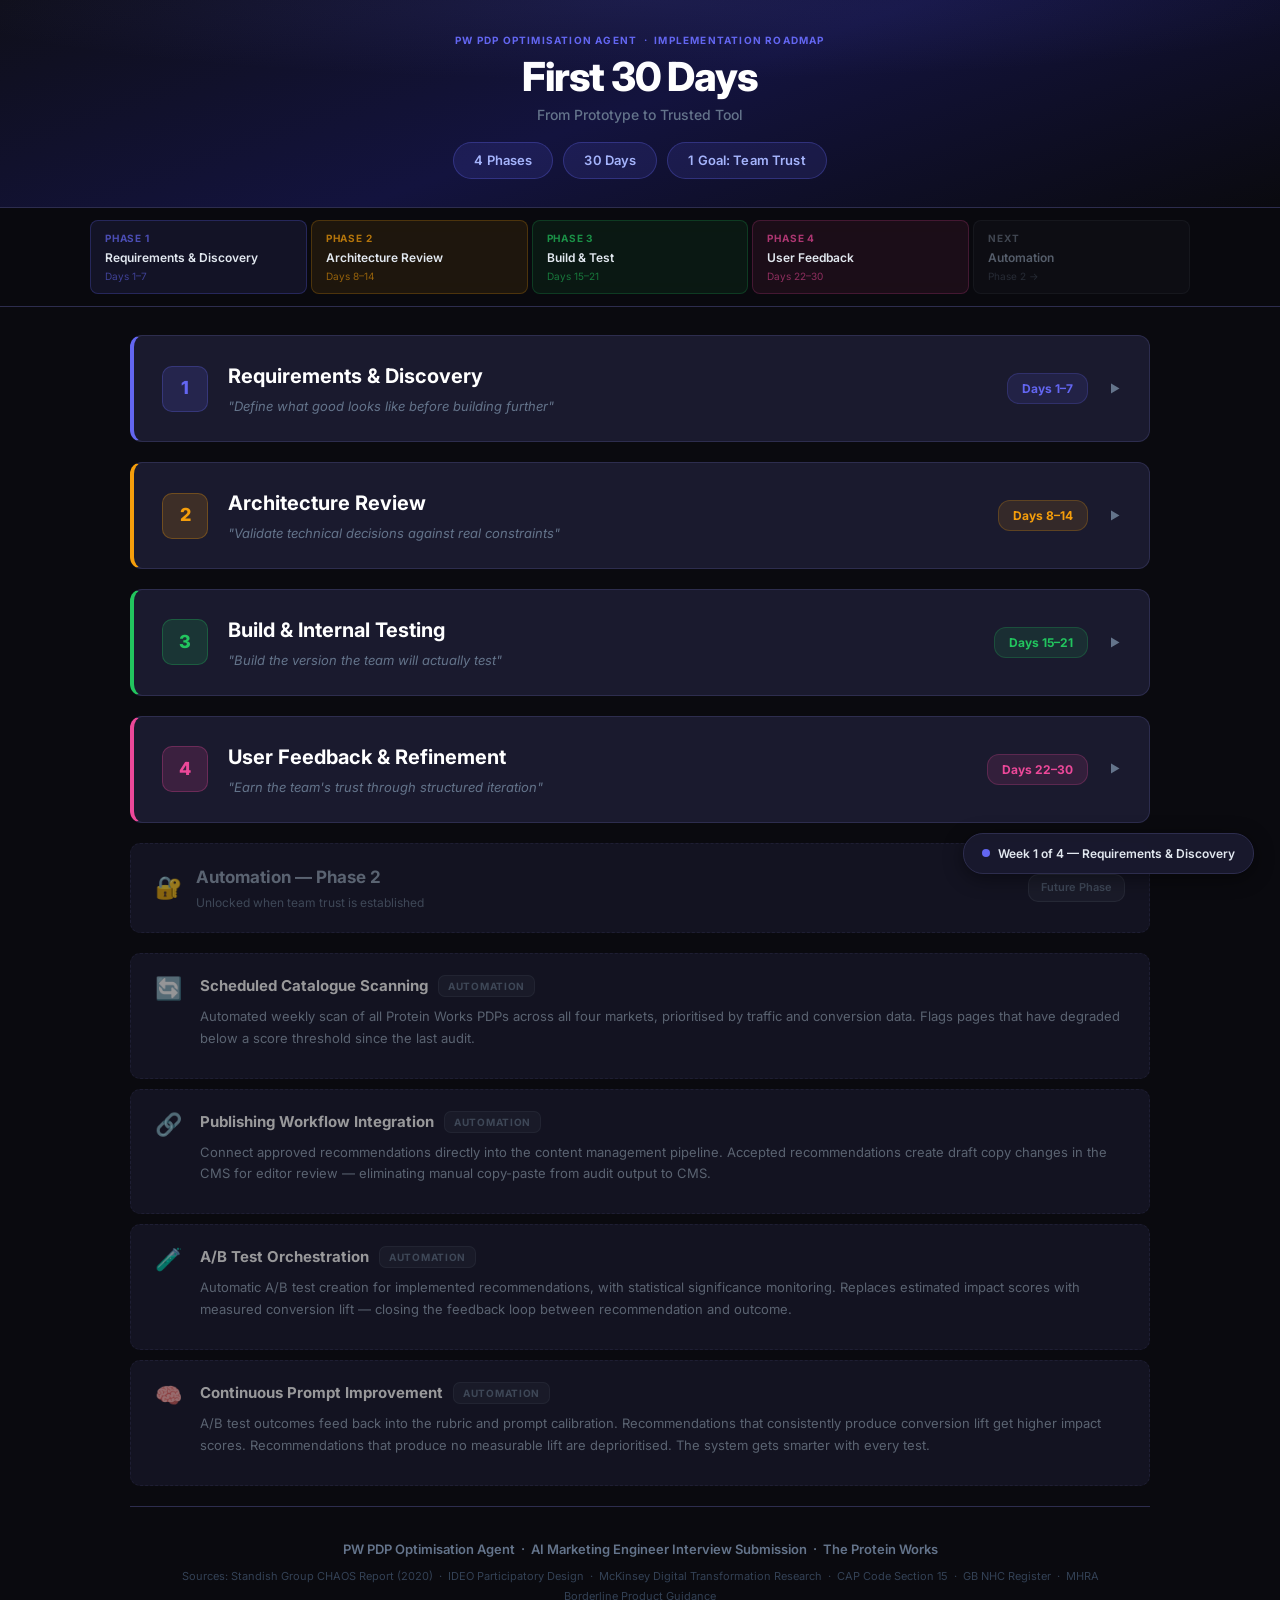
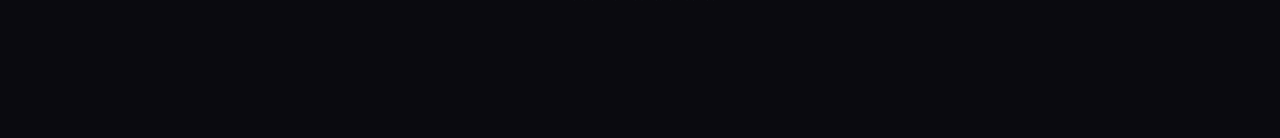
<file: static/roadmap_30days.html>
<!DOCTYPE html>
<html lang="en">
<head>
<meta charset="UTF-8" />
<meta name="viewport" content="width=device-width, initial-scale=1.0" />
<title>First 30 Days — PW PDP Optimisation Agent</title>
<link rel="preconnect" href="https://fonts.googleapis.com" />
<link rel="preconnect" href="https://fonts.gstatic.com" crossorigin />
<link href="https://fonts.googleapis.com/css2?family=Inter:wght@300;400;500;600;700;800&display=swap" rel="stylesheet" />
<style>
  *, *::before, *::after { box-sizing: border-box; margin: 0; padding: 0; }

  :root {
    --bg:     #0a0a0f;
    --card:   #1a1a2e;
    --border: #2d2d4e;
    --text:   #e2e8f0;
    --muted:  #64748b;
    --dim:    #334155;
    --indigo: #6366f1;
    --green:  #22c55e;
    --amber:  #f59e0b;
    --red:    #ef4444;
    --pink:   #ec4899;
    --slate:  #94a3b8;
    --cyan:   #06b6d4;
    --purple: #8b5cf6;
    --blue:   #3b82f6;
    --orange: #f97316;
  }

  html { scroll-behavior: smooth; }

  body {
    font-family: 'Inter', system-ui, sans-serif;
    background: var(--bg);
    color: var(--text);
    line-height: 1.6;
    min-height: 100vh;
  }

  /* ── Header ── */
  .header {
    background: linear-gradient(160deg, #0f0f1a 0%, #13133e 50%, #0a0a0f 100%);
    border-bottom: 1px solid var(--border);
    padding: 32px 40px 28px;
    text-align: center;
    position: relative;
    overflow: hidden;
  }
  .header::before {
    content: '';
    position: absolute;
    inset: 0;
    background: radial-gradient(ellipse 80% 55% at 50% 0%, rgba(99,102,241,.13) 0%, transparent 70%);
    pointer-events: none;
  }
  .header-eyebrow {
    font-size: 10px;
    font-weight: 700;
    letter-spacing: .12em;
    text-transform: uppercase;
    color: var(--indigo);
    margin-bottom: 8px;
  }
  .header-title {
    font-size: clamp(26px, 4vw, 40px);
    font-weight: 800;
    letter-spacing: -.03em;
    line-height: 1.05;
    color: #fff;
    margin-bottom: 6px;
  }
  .header-subtitle {
    font-size: 14px;
    font-weight: 500;
    color: var(--muted);
    margin-bottom: 16px;
  }
  .header-pills {
    display: flex;
    justify-content: center;
    gap: 10px;
    flex-wrap: wrap;
  }
  .header-pill {
    background: rgba(99,102,241,.13);
    border: 1px solid rgba(99,102,241,.3);
    color: #a5b4fc;
    font-size: 13px;
    font-weight: 600;
    padding: 7px 20px;
    border-radius: 20px;
    letter-spacing: .01em;
  }

  /* ── Timeline bar ── */
  .timeline-wrap {
    position: sticky;
    top: 0;
    z-index: 100;
    background: rgba(10,10,15,.93);
    backdrop-filter: blur(14px);
    border-bottom: 1px solid var(--border);
    padding: 12px 40px;
  }
  .timeline-bar {
    display: flex;
    gap: 4px;
    max-width: 1100px;
    margin: 0 auto;
  }
  .tl-phase {
    flex: 1;
    padding: 9px 14px;
    border-radius: 8px;
    cursor: pointer;
    border: 1px solid transparent;
    text-decoration: none;
    transition: transform .15s, opacity .15s;
    display: block;
  }
  .tl-phase:hover { transform: translateY(-1px); opacity: 1 !important; }
  .tl-num  { font-size: 10px; font-weight: 700; text-transform: uppercase; letter-spacing: .08em; margin-bottom: 2px; opacity: .7; }
  .tl-name { font-size: 12px; font-weight: 600; white-space: nowrap; overflow: hidden; text-overflow: ellipsis; }
  .tl-days { font-size: 10px; opacity: .55; margin-top: 1px; }

  /* ── Main ── */
  .main {
    max-width: 1100px;
    margin: 0 auto;
    padding: 28px 40px 60px;
  }

  /* ── Phase section ── */
  .phase-section { margin-bottom: 20px; scroll-margin-top: 76px; }

  .phase-header {
    display: flex;
    align-items: center;
    gap: 20px;
    margin-bottom: 24px;
    padding: 24px 28px;
    background: var(--card);
    border-radius: 12px;
    border-top:    1px solid var(--border);
    border-right:  1px solid var(--border);
    border-bottom: 1px solid var(--border);
    border-left: 4px solid var(--pc, #6366f1);
    cursor: pointer;
    user-select: none;
    transition: background .15s;
  }
  .phase-header:hover { background: #1e1e38; }

  .ph-chevron {
    font-size: 11px;
    color: var(--muted);
    flex-shrink: 0;
    transition: transform .28s ease;
    margin-left: 2px;
  }
  .phase-section.collapsed .ph-chevron { transform: rotate(-90deg); }
  .phase-section.collapsed .phase-header { margin-bottom: 0; border-radius: 12px; }

  /* Animated cards container */
  .cards {
    display: flex;
    flex-direction: column;
    gap: 10px;
    overflow: hidden;
    transition: max-height .35s ease, opacity .28s ease, margin .28s ease;
  }
  .phase-section.collapsed .cards {
    max-height: 0 !important;
    opacity: 0;
    pointer-events: none;
  }

  .ph-num {
    width: 46px; height: 46px;
    border-radius: 10px;
    display: flex; align-items: center; justify-content: center;
    font-size: 18px; font-weight: 800;
    flex-shrink: 0;
    background: color-mix(in srgb, var(--pc, #6366f1) 16%, transparent);
    color: var(--pc, #6366f1);
    border: 1px solid color-mix(in srgb, var(--pc, #6366f1) 28%, transparent);
  }
  .ph-meta { flex: 1; }
  .ph-title { font-size: 20px; font-weight: 700; color: #fff; margin-bottom: 4px; }
  .ph-goal  { font-size: 13px; color: var(--muted); font-style: italic; }
  .ph-range {
    font-size: 12px; font-weight: 700;
    color: var(--pc, #6366f1);
    background: color-mix(in srgb, var(--pc, #6366f1) 12%, transparent);
    padding: 5px 14px; border-radius: 12px;
    white-space: nowrap; flex-shrink: 0; align-self: center;
    border: 1px solid color-mix(in srgb, var(--pc, #6366f1) 22%, transparent);
  }

  /* ── Cards ── */
  .cards { display: flex; flex-direction: column; gap: 10px; }

  .card {
    background: var(--card);
    border: 1px solid var(--border);
    border-radius: 10px;
    padding: 20px 24px 18px;
    display: flex;
    gap: 18px;
    transition: transform .15s ease, border-color .15s, box-shadow .15s;
  }
  .card:hover {
    transform: translateY(-2px);
    border-color: color-mix(in srgb, var(--pc, #6366f1) 45%, var(--border));
    box-shadow: 0 8px 28px rgba(0,0,0,.35);
  }
  .c-icon { font-size: 22px; line-height: 1; flex-shrink: 0; margin-top: 3px; }
  .c-body  { flex: 1; min-width: 0; }
  .c-top   { display: flex; align-items: center; gap: 10px; margin-bottom: 8px; flex-wrap: wrap; }
  .c-title { font-size: 15px; font-weight: 700; color: #fff; }
  .c-desc  { font-size: 13px; color: #94a3b8; line-height: 1.68; margin-bottom: 10px; }
  .c-foot  { display: flex; align-items: center; gap: 8px; flex-wrap: wrap; }

  .source {
    font-size: 11px; font-style: italic; font-weight: 500;
    color: var(--muted);
    background: rgba(100,116,139,.1);
    border: 1px solid rgba(100,116,139,.18);
    padding: 2px 10px; border-radius: 9px;
  }

  /* ── Tags ── */
  .tag {
    font-size: 10px; font-weight: 700;
    letter-spacing: .07em; text-transform: uppercase;
    padding: 2px 9px; border-radius: 7px;
    white-space: nowrap;
  }
  .t-research     { background:rgba(99,102,241,.14); color:#818cf8; border:1px solid rgba(99,102,241,.24); }
  .t-compliance   { background:rgba(239,68,68,.13);  color:#f87171; border:1px solid rgba(239,68,68,.24); }
  .t-discovery    { background:rgba(6,182,212,.13);  color:#22d3ee; border:1px solid rgba(6,182,212,.22); }
  .t-workshop     { background:rgba(245,158,11,.13); color:#fbbf24; border:1px solid rgba(245,158,11,.24); }
  .t-architecture { background:rgba(139,92,246,.14); color:#a78bfa; border:1px solid rgba(139,92,246,.24); }
  .t-integration  { background:rgba(34,197,94,.12);  color:#4ade80; border:1px solid rgba(34,197,94,.22); }
  .t-security     { background:rgba(239,68,68,.13);  color:#f87171; border:1px solid rgba(239,68,68,.24); }
  .t-development  { background:rgba(59,130,246,.13); color:#60a5fa; border:1px solid rgba(59,130,246,.23); }
  .t-testing      { background:rgba(249,115,22,.13); color:#fb923c; border:1px solid rgba(249,115,22,.23); }
  .t-observability{ background:rgba(245,158,11,.13); color:#fbbf24; border:1px solid rgba(245,158,11,.24); }
  .t-feedback     { background:rgba(236,72,153,.13); color:#f472b6; border:1px solid rgba(236,72,153,.23); }
  .t-evaluation   { background:rgba(34,197,94,.12);  color:#4ade80; border:1px solid rgba(34,197,94,.22); }
  .t-governance   { background:rgba(148,163,184,.11);color:#94a3b8; border:1px solid rgba(148,163,184,.2); }
  .t-milestone    { background:rgba(99,102,241,.2);  color:#818cf8; border:1px solid rgba(99,102,241,.35); font-weight:800; }
  .t-automation   { background:rgba(148,163,184,.09);color:#64748b; border:1px solid rgba(148,163,184,.14); }

  /* ── Locked / next phase ── */
  .locked-section { opacity: .58; scroll-margin-top: 76px; margin-bottom: 20px; }

  .locked-header {
    display: flex; align-items: center; gap: 14px;
    padding: 20px 24px; margin-bottom: 20px;
    background: var(--card);
    border: 1px dashed #2d2d4e;
    border-radius: 10px;
  }
  .lock-icon { font-size: 22px; }
  .locked-text { flex: 1; }
  .locked-title    { font-size: 17px; font-weight: 700; color: var(--slate); }
  .locked-subtitle { font-size: 12px; color: var(--muted); margin-top: 2px; }
  .locked-badge {
    font-size: 11px; font-weight: 600;
    color: var(--muted);
    background: rgba(148,163,184,.1);
    border: 1px solid rgba(148,163,184,.18);
    padding: 4px 12px; border-radius: 10px;
  }
  .locked-section .card { border-style: dashed; }

  /* ── Progress pill ── */
  .pill {
    position: fixed; bottom: 26px; right: 26px;
    z-index: 200;
    background: rgba(26,26,46,.96);
    backdrop-filter: blur(12px);
    border: 1px solid var(--border);
    border-radius: 20px;
    padding: 10px 18px;
    display: flex; align-items: center; gap: 8px;
    font-size: 12px; font-weight: 600;
    box-shadow: 0 4px 20px rgba(0,0,0,.45);
  }
  .pill-dot { width: 8px; height: 8px; border-radius: 50%; background: var(--indigo); flex-shrink: 0; transition: background .3s; }

  /* ── Export button ── */
  .export {
    position: fixed; top: 18px; right: 22px; z-index: 300;
    background: rgba(26,26,46,.9); backdrop-filter: blur(8px);
    border: 1px solid var(--border);
    color: var(--muted); font-size: 12px; font-weight: 600;
    padding: 7px 14px; border-radius: 7px;
    cursor: pointer; font-family: inherit;
    transition: color .15s, border-color .15s;
  }
  .export:hover { color: var(--text); border-color: var(--slate); }

  /* ── Footer ── */
  .footer {
    border-top: 1px solid var(--border);
    padding: 32px 40px;
    text-align: center;
    max-width: 1100px;
    margin: 0 auto 40px;
  }
  .footer-main    { font-size: 13px; font-weight: 600; color: var(--muted); margin-bottom: 8px; }
  .footer-sources { font-size: 11px; color: var(--dim); line-height: 1.75; }

  /* ── Print ── */
  @media print {
    @page { size: A4 landscape; margin: 14mm; }
    .timeline-wrap, .pill, .export { display: none !important; }
    .header { padding: 28px 20px; }
    .main   { padding: 20px; }
    .phase-section { page-break-inside: avoid; margin-bottom: 28px; }
    .card   { page-break-inside: avoid; }
    body, .card, .phase-header, .locked-header { background: #fff !important; color: #111 !important; }
    .c-desc, .source, .footer-sources { color: #444 !important; }
    .c-title, .ph-title, .header-title { color: #000 !important; }
    .footer { border-color: #ccc; }
  }

  /* ── Responsive ── */
  @media (max-width: 680px) {
    .header  { padding: 52px 20px 44px; }
    .main    { padding: 32px 18px 60px; }
    .timeline-wrap { padding: 10px 14px; }
    .tl-name { font-size: 11px; }
    .tl-phase { padding: 7px 9px; }
    .phase-header { padding: 18px 18px; gap: 12px; }
    .card    { padding: 16px 16px 14px; gap: 12px; }
    .footer  { padding: 24px 18px; }
    .pill    { bottom: 14px; right: 14px; }
  }
</style>
</head>
<body>


<!-- HEADER -->
<header class="header">
  <div class="header-eyebrow">PW PDP Optimisation Agent &nbsp;·&nbsp; Implementation Roadmap</div>
  <h1 class="header-title">First 30 Days</h1>
  <p class="header-subtitle">From Prototype to Trusted Tool</p>
  <div class="header-pills">
    <span class="header-pill">4 Phases</span>
    <span class="header-pill">30 Days</span>
    <span class="header-pill">1 Goal: Team Trust</span>
  </div>
</header>

<!-- TIMELINE -->
<nav class="timeline-wrap">
  <div class="timeline-bar">
    <a class="tl-phase" href="#p1" style="background:rgba(99,102,241,.11);border-color:rgba(99,102,241,.26)">
      <div class="tl-num"  style="color:#6366f1">Phase 1</div>
      <div class="tl-name" style="color:#e2e8f0">Requirements &amp; Discovery</div>
      <div class="tl-days" style="color:#6366f1">Days 1–7</div>
    </a>
    <a class="tl-phase" href="#p2" style="background:rgba(245,158,11,.09);border-color:rgba(245,158,11,.22)">
      <div class="tl-num"  style="color:#f59e0b">Phase 2</div>
      <div class="tl-name" style="color:#e2e8f0">Architecture Review</div>
      <div class="tl-days" style="color:#f59e0b">Days 8–14</div>
    </a>
    <a class="tl-phase" href="#p3" style="background:rgba(34,197,94,.08);border-color:rgba(34,197,94,.2)">
      <div class="tl-num"  style="color:#22c55e">Phase 3</div>
      <div class="tl-name" style="color:#e2e8f0">Build &amp; Test</div>
      <div class="tl-days" style="color:#22c55e">Days 15–21</div>
    </a>
    <a class="tl-phase" href="#p4" style="background:rgba(236,72,153,.08);border-color:rgba(236,72,153,.2)">
      <div class="tl-num"  style="color:#ec4899">Phase 4</div>
      <div class="tl-name" style="color:#e2e8f0">User Feedback</div>
      <div class="tl-days" style="color:#ec4899">Days 22–30</div>
    </a>
    <a class="tl-phase" href="#next" style="background:rgba(148,163,184,.05);border-color:rgba(148,163,184,.13);opacity:.55">
      <div class="tl-num"  style="color:#94a3b8">Next</div>
      <div class="tl-name" style="color:#94a3b8">Automation</div>
      <div class="tl-days" style="color:#64748b">Phase 2 →</div>
    </a>
  </div>
</nav>

<main class="main">

<!-- ═══ PHASE 1 ═══ -->
<section class="phase-section" id="p1" style="--pc:#6366f1">
  <div class="phase-header">
    <div class="ph-num">1</div>
    <div class="ph-meta">
      <div class="ph-title">Requirements &amp; Discovery</div>
      <div class="ph-goal">"Define what good looks like before building further"</div>
    </div>
    <div class="ph-range">Days 1–7</div>
    <div class="ph-chevron">▼</div>
  </div>
  <div class="cards">

    <div class="card">
      <div class="c-icon">📋</div>
      <div class="c-body">
        <div class="c-top"><span class="c-title">Define PDP Quality Standards</span><span class="tag t-research">Research</span></div>
        <p class="c-desc">Review 10–15 of Protein Works' highest and lowest converting PDPs to establish what 'good' looks like in this specific brand context. The nine rubric dimensions draw on industry research but need calibrating to Protein Works' price tier, customer demographic, and product categories.</p>
        <div class="c-foot"><span class="source">Standish CHAOS Report — incomplete requirements contribute to 60%+ of failed IT projects</span></div>
      </div>
    </div>

    <div class="card">
      <div class="c-icon">⚖️</div>
      <div class="c-body">
        <div class="c-top"><span class="c-title">Map Compliance by Product Category</span><span class="tag t-compliance">Compliance</span></div>
        <p class="c-desc">A greens powder, a collagen supplement, and a pre-workout have different claim risk profiles under the GB NHC Register and MHRA borderline product guidance. Map the compliance landscape category by category rather than applying a single uniform standard.</p>
        <div class="c-foot"><span class="source">CAP Code Section 15 · MHRA Guidance · GB NHC Register</span></div>
      </div>
    </div>

    <div class="card">
      <div class="c-icon">🎯</div>
      <div class="c-body">
        <div class="c-top"><span class="c-title">Define Success Criteria</span><span class="tag t-discovery">Discovery</span></div>
        <p class="c-desc">Establish measurable success criteria before the system produces output — not after. What recommendation acceptance rate constitutes success? What conversion lift would justify continued investment? These numbers must be agreed before week 3 testing.</p>
        <div class="c-foot"><span class="source">McKinsey — projects with defined success criteria are 2.5× more likely to deliver on objectives</span></div>
      </div>
    </div>

    <div class="card">
      <div class="c-icon">🤝</div>
      <div class="c-body">
        <div class="c-top"><span class="c-title">Marketing Team Brainstorm</span><span class="tag t-workshop">Workshop</span></div>
        <p class="c-desc">The marketing team are the primary users. Run a structured session covering: current PDP analysis workflow and where it breaks down; what an ideal system would produce; what would make them trust its output enough to act on it; and how the approval and publishing workflow actually works today.</p>
        <div class="c-foot"><span class="source">IDEO Participatory Design Research — people involved in creating a system are significantly more likely to adopt and advocate for it</span></div>
      </div>
    </div>

    <div class="card">
      <div class="c-icon">🏗️</div>
      <div class="c-body">
        <div class="c-top"><span class="c-title">Map the Approval Workflow</span><span class="tag t-discovery">Discovery</span></div>
        <p class="c-desc">Understand how a recommendation moves from suggestion to live page change. The output format must slot into the existing workflow rather than creating new steps. Who approves compliance-sensitive copy? Who signs off on pricing changes? These gates define the human-in-the-loop design.</p>
      </div>
    </div>

  </div>
</section>

<!-- ═══ PHASE 2 ═══ -->
<section class="phase-section" id="p2" style="--pc:#f59e0b">
  <div class="phase-header">
    <div class="ph-num">2</div>
    <div class="ph-meta">
      <div class="ph-title">Architecture Review</div>
      <div class="ph-goal">"Validate technical decisions against real constraints"</div>
    </div>
    <div class="ph-range">Days 8–14</div>
    <div class="ph-chevron">▼</div>
  </div>
  <div class="cards">

    <div class="card">
      <div class="c-icon">⚡</div>
      <div class="c-body">
        <div class="c-top"><span class="c-title">Evaluate Latency vs Quality Trade-off</span><span class="tag t-architecture">Architecture</span></div>
        <p class="c-desc">The current pipeline produces an audit in 3–8 minutes. Acceptable for manual use, potentially not for catalogue-wide automation. Establish the acceptable latency threshold per use case and identify which pipeline stages to optimise if the threshold is not met — the Rewriter is the most expensive step.</p>
      </div>
    </div>

    <div class="card">
      <div class="c-icon">💰</div>
      <div class="c-body">
        <div class="c-top"><span class="c-title">Validate Cost Model at Intended Scale</span><span class="tag t-architecture">Architecture</span></div>
        <p class="c-desc">At ~£0.004 per audit, full catalogue coverage costs under £5/month. Confirm the intended scope across markets (UK, Ireland, Germany, France) and product variants, then validate the cost model at that scale before committing to an architecture that assumes single-market use.</p>
      </div>
    </div>

    <div class="card">
      <div class="c-icon">🖥️</div>
      <div class="c-body">
        <div class="c-top"><span class="c-title">IT Department Integration Meeting</span><span class="tag t-integration">Integration</span></div>
        <p class="c-desc">Meet with IT to understand the data landscape: which analytics platforms are in use (GA4, Adobe, Shopify, internal BI), data governance policies around storing scraped content and reviewer names, and infrastructure standards (AWS, Azure, GCP). The answers determine whether SQLite is appropriate or whether the system connects to existing data infrastructure from day one.</p>
      </div>
    </div>

    <div class="card">
      <div class="c-icon">📊</div>
      <div class="c-body">
        <div class="c-top"><span class="c-title">Plan Real Analytics Connection</span><span class="tag t-integration">Integration</span></div>
        <p class="c-desc">The business impact dashboard currently runs on sample data. Identify which real analytics data is accessible and how to connect it — GA4 API, Shopify analytics export, or internal BI tool. The dashboard only becomes a genuine business tool when it shows actual conversion data, not illustrative figures.</p>
      </div>
    </div>

    <div class="card">
      <div class="c-icon">🔒</div>
      <div class="c-body">
        <div class="c-top"><span class="c-title">Security and Compliance Review</span><span class="tag t-security">Security</span></div>
        <p class="c-desc">Confirm data retention policies for scraped page content and reviewer names under GDPR. Plan API key management for production (secrets manager vs environment variables). Define the URL allowlist to prevent SSRF attacks and ensure the system only audits Protein Works domains.</p>
      </div>
    </div>

  </div>
</section>

<!-- ═══ PHASE 3 ═══ -->
<section class="phase-section" id="p3" style="--pc:#22c55e">
  <div class="phase-header">
    <div class="ph-num">3</div>
    <div class="ph-meta">
      <div class="ph-title">Build &amp; Internal Testing</div>
      <div class="ph-goal">"Build the version the team will actually test"</div>
    </div>
    <div class="ph-range">Days 15–21</div>
    <div class="ph-chevron">▼</div>
  </div>
  <div class="cards">

    <div class="card">
      <div class="c-icon">🎛️</div>
      <div class="c-body">
        <div class="c-top"><span class="c-title">Calibrate the Rubric to Protein Works</span><span class="tag t-development">Development</span></div>
        <p class="c-desc">Update scoring criteria and thresholds to reflect what good looks like specifically for Protein Works' product categories and brand voice — not the generic DTC ecommerce standard the prototype was built against. Category-specific rubric variants for greens, protein, collagen, and pre-workout.</p>
      </div>
    </div>

    <div class="card">
      <div class="c-icon">📝</div>
      <div class="c-body">
        <div class="c-top"><span class="c-title">Align Output Format to Existing Workflow</span><span class="tag t-development">Development</span></div>
        <p class="c-desc">Restructure the recommendation output to map directly to the team's briefing templates, copy approval process, and project management tool. The system should produce output the team can act on without translating — not output they need to reformat before using.</p>
      </div>
    </div>

    <div class="card">
      <div class="c-icon">🧪</div>
      <div class="c-body">
        <div class="c-top"><span class="c-title">Internal Testing on Real PDPs</span><span class="tag t-testing">Testing</span></div>
        <p class="c-desc">Run the system against 5–10 Protein Works PDPs across different product categories and price tiers. Evaluate three things: are recommendations specific and grounded (not generic); are compliance flags accurate against the GB NHC Register; does the overall score correlate with known page performance from analytics.</p>
      </div>
    </div>

    <div class="card">
      <div class="c-icon">🔍</div>
      <div class="c-body">
        <div class="c-top"><span class="c-title">Manual Compliance Validation</span><span class="tag t-compliance">Compliance</span></div>
        <p class="c-desc">Manually review every compliance flag produced across the test set against the CAP Code and GB NHC Register. False positives — flagging compliant copy as risky — erode trust faster than false negatives. Calibrate the compliance dimension until the false positive rate is under 10%.</p>
      </div>
    </div>

    <div class="card">
      <div class="c-icon">📈</div>
      <div class="c-body">
        <div class="c-top"><span class="c-title">Set Up LangSmith Evaluators</span><span class="tag t-observability">Observability</span></div>
        <p class="c-desc">Configure offline LangSmith evaluators to measure recommendation grounding, compliance flag accuracy, specificity, and predicted acceptance rate. These run weekly against a reference dataset of past audits to catch quality regression as prompts evolve — measurement infrastructure, not a real-time guardrail.</p>
      </div>
    </div>

  </div>
</section>

<!-- ═══ PHASE 4 ═══ -->
<section class="phase-section" id="p4" style="--pc:#ec4899">
  <div class="phase-header">
    <div class="ph-num">4</div>
    <div class="ph-meta">
      <div class="ph-title">User Feedback &amp; Refinement</div>
      <div class="ph-goal">"Earn the team's trust through structured iteration"</div>
    </div>
    <div class="ph-range">Days 22–30</div>
    <div class="ph-chevron">▼</div>
  </div>
  <div class="cards">

    <div class="card">
      <div class="c-icon">👥</div>
      <div class="c-body">
        <div class="c-top"><span class="c-title">Marketing Team Feedback Session</span><span class="tag t-feedback">Feedback</span></div>
        <p class="c-desc">Present 3–5 worked examples on real Protein Works pages. Collect structured feedback: rate each recommendation on usefulness and actionability; identify which to implement immediately versus park; flag compliance suggestions that seem incorrect. This structured feedback becomes the training signal for prompt refinement.</p>
      </div>
    </div>

    <div class="card">
      <div class="c-icon">🎯</div>
      <div class="c-body">
        <div class="c-top"><span class="c-title">Measure Against Success Criteria</span><span class="tag t-evaluation">Evaluation</span></div>
        <p class="c-desc">Assess the system against the criteria defined in week 1. Measure recommendation acceptance rate — the percentage the team said they would implement. Measure compliance flag accuracy against manual review. Assess whether output format fits the existing workflow without requiring translation.</p>
      </div>
    </div>

    <div class="card">
      <div class="c-icon">🔄</div>
      <div class="c-body">
        <div class="c-top"><span class="c-title">Targeted Prompt Refinement</span><span class="tag t-development">Development</span></div>
        <p class="c-desc">Based on feedback, make targeted adjustments to the Actor and Rewriter prompts. Which recommendation types consistently get rejected? Which compliance flags are always disputed? These patterns drive specific prompt changes — not a general rewrite of the system.</p>
      </div>
    </div>

    <div class="card">
      <div class="c-icon">🚀</div>
      <div class="c-body">
        <div class="c-top"><span class="c-title">Define Handover and Ongoing Ownership</span><span class="tag t-governance">Governance</span></div>
        <p class="c-desc">By day 30, agree who owns the system going forward: who monitors LangSmith for quality regression; who updates the rubric when best practice evolves; who manages the compliance claim list as regulations change. An AI system without a named owner degrades silently.</p>
      </div>
    </div>

    <div class="card">
      <div class="c-icon">✅</div>
      <div class="c-body">
        <div class="c-top"><span class="c-title">Go / No-Go Decision</span><span class="tag t-milestone">★ Milestone</span></div>
        <p class="c-desc">Day 30 outcome: the system either meets the agreed success criteria and moves to production use, or specific gaps are documented with a remediation plan before scaling. The goal is not a perfect system — it is a system the team trusts enough to use on real pages consistently.</p>
      </div>
    </div>

  </div>
</section>

<!-- ═══ NEXT: AUTOMATION (LOCKED) ═══ -->
<section class="locked-section" id="next">
  <div class="locked-header">
    <div class="lock-icon">🔐</div>
    <div class="locked-text">
      <div class="locked-title">Automation — Phase 2</div>
      <div class="locked-subtitle">Unlocked when team trust is established</div>
    </div>
    <div class="locked-badge">Future Phase</div>
  </div>
  <div class="cards">

    <div class="card">
      <div class="c-icon">🔄</div>
      <div class="c-body">
        <div class="c-top"><span class="c-title">Scheduled Catalogue Scanning</span><span class="tag t-automation">Automation</span></div>
        <p class="c-desc">Automated weekly scan of all Protein Works PDPs across all four markets, prioritised by traffic and conversion data. Flags pages that have degraded below a score threshold since the last audit.</p>
      </div>
    </div>

    <div class="card">
      <div class="c-icon">🔗</div>
      <div class="c-body">
        <div class="c-top"><span class="c-title">Publishing Workflow Integration</span><span class="tag t-automation">Automation</span></div>
        <p class="c-desc">Connect approved recommendations directly into the content management pipeline. Accepted recommendations create draft copy changes in the CMS for editor review — eliminating manual copy-paste from audit output to CMS.</p>
      </div>
    </div>

    <div class="card">
      <div class="c-icon">🧪</div>
      <div class="c-body">
        <div class="c-top"><span class="c-title">A/B Test Orchestration</span><span class="tag t-automation">Automation</span></div>
        <p class="c-desc">Automatic A/B test creation for implemented recommendations, with statistical significance monitoring. Replaces estimated impact scores with measured conversion lift — closing the feedback loop between recommendation and outcome.</p>
      </div>
    </div>

    <div class="card">
      <div class="c-icon">🧠</div>
      <div class="c-body">
        <div class="c-top"><span class="c-title">Continuous Prompt Improvement</span><span class="tag t-automation">Automation</span></div>
        <p class="c-desc">A/B test outcomes feed back into the rubric and prompt calibration. Recommendations that consistently produce conversion lift get higher impact scores. Recommendations that produce no measurable lift are deprioritised. The system gets smarter with every test.</p>
      </div>
    </div>

  </div>
</section>

<footer class="footer">
  <div class="footer-main">PW PDP Optimisation Agent &nbsp;·&nbsp; AI Marketing Engineer Interview Submission &nbsp;·&nbsp; The Protein Works</div>
  <div class="footer-sources">Sources: Standish Group CHAOS Report (2020) &nbsp;·&nbsp; IDEO Participatory Design &nbsp;·&nbsp; McKinsey Digital Transformation Research &nbsp;·&nbsp; CAP Code Section 15 &nbsp;·&nbsp; GB NHC Register &nbsp;·&nbsp; MHRA Borderline Product Guidance</div>
</footer>

</main>

<!-- Progress pill -->
<div class="pill" id="pill">
  <div class="pill-dot" id="pill-dot"></div>
  <span id="pill-label">Week 1 of 4</span>
</div>

<script>
const phases = [
  { id:'p1',   label:'Week 1 of 4 — Requirements & Discovery', color:'#6366f1' },
  { id:'p2',   label:'Week 2 of 4 — Architecture Review',      color:'#f59e0b' },
  { id:'p3',   label:'Week 3 of 4 — Build & Test',             color:'#22c55e' },
  { id:'p4',   label:'Week 4 of 4 — User Feedback',            color:'#ec4899' },
  { id:'next', label:'Next → Automation Phase',                 color:'#94a3b8' },
];
const pillLabel = document.getElementById('pill-label');
const pillDot   = document.getElementById('pill-dot');

function onScroll() {
  const mid = window.scrollY + window.innerHeight * 0.38;
  let active = phases[0];
  for (const p of phases) {
    const el = document.getElementById(p.id);
    if (el && el.offsetTop <= mid) active = p;
  }
  pillLabel.textContent = active.label;
  pillDot.style.background = active.color;
}

window.addEventListener('scroll', onScroll, { passive: true });
onScroll();

document.querySelectorAll('a[href^="#"]').forEach(a => {
  a.addEventListener('click', e => {
    e.preventDefault();
    const target = document.getElementById(a.getAttribute('href').slice(1));
    if (!target) return;
    // Auto-expand if collapsed
    const sec = target.closest('.phase-section');
    if (sec && sec.classList.contains('collapsed')) {
      sec.classList.remove('collapsed');
      initHeight(sec.querySelector('.cards'));
    }
    setTimeout(() => target.scrollIntoView({ behavior: 'smooth', block: 'start' }), 50);
  });
});

// ── Expand / collapse ────────────────────────────────────
function initHeight(cards) {
  if (cards) cards.style.maxHeight = cards.scrollHeight + 'px';
}

document.querySelectorAll('.phase-section').forEach(section => {
  const header = section.querySelector('.phase-header');
  const cards  = section.querySelector('.cards');
  if (!header || !cards) return;

  // Start collapsed by default
  cards.style.maxHeight = '0px';
  section.classList.add('collapsed');

  header.addEventListener('click', () => {
    if (section.classList.contains('collapsed')) {
      section.classList.remove('collapsed');
      initHeight(cards);
    } else {
      cards.style.maxHeight = cards.scrollHeight + 'px';
      cards.getBoundingClientRect(); // force reflow
      section.classList.add('collapsed');
    }
  });
});
</script>
</body>
</html>
</file>
